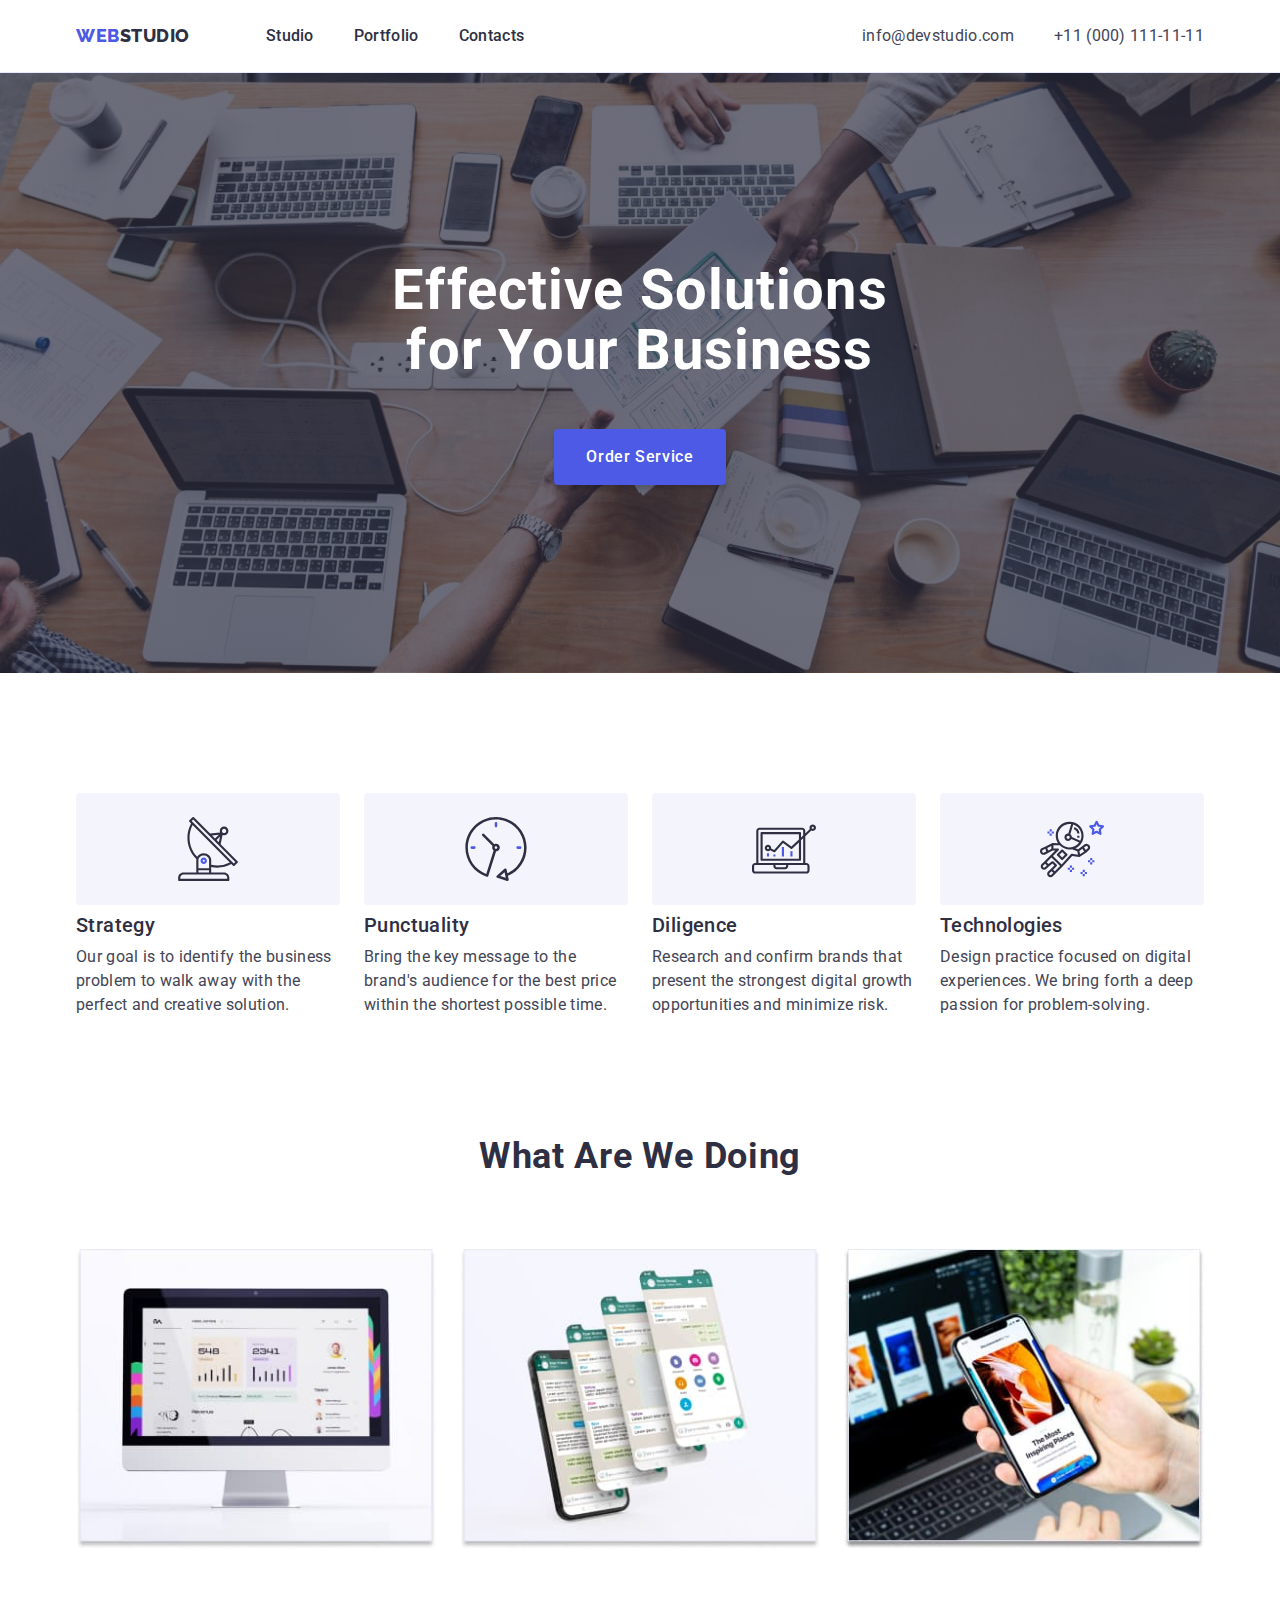
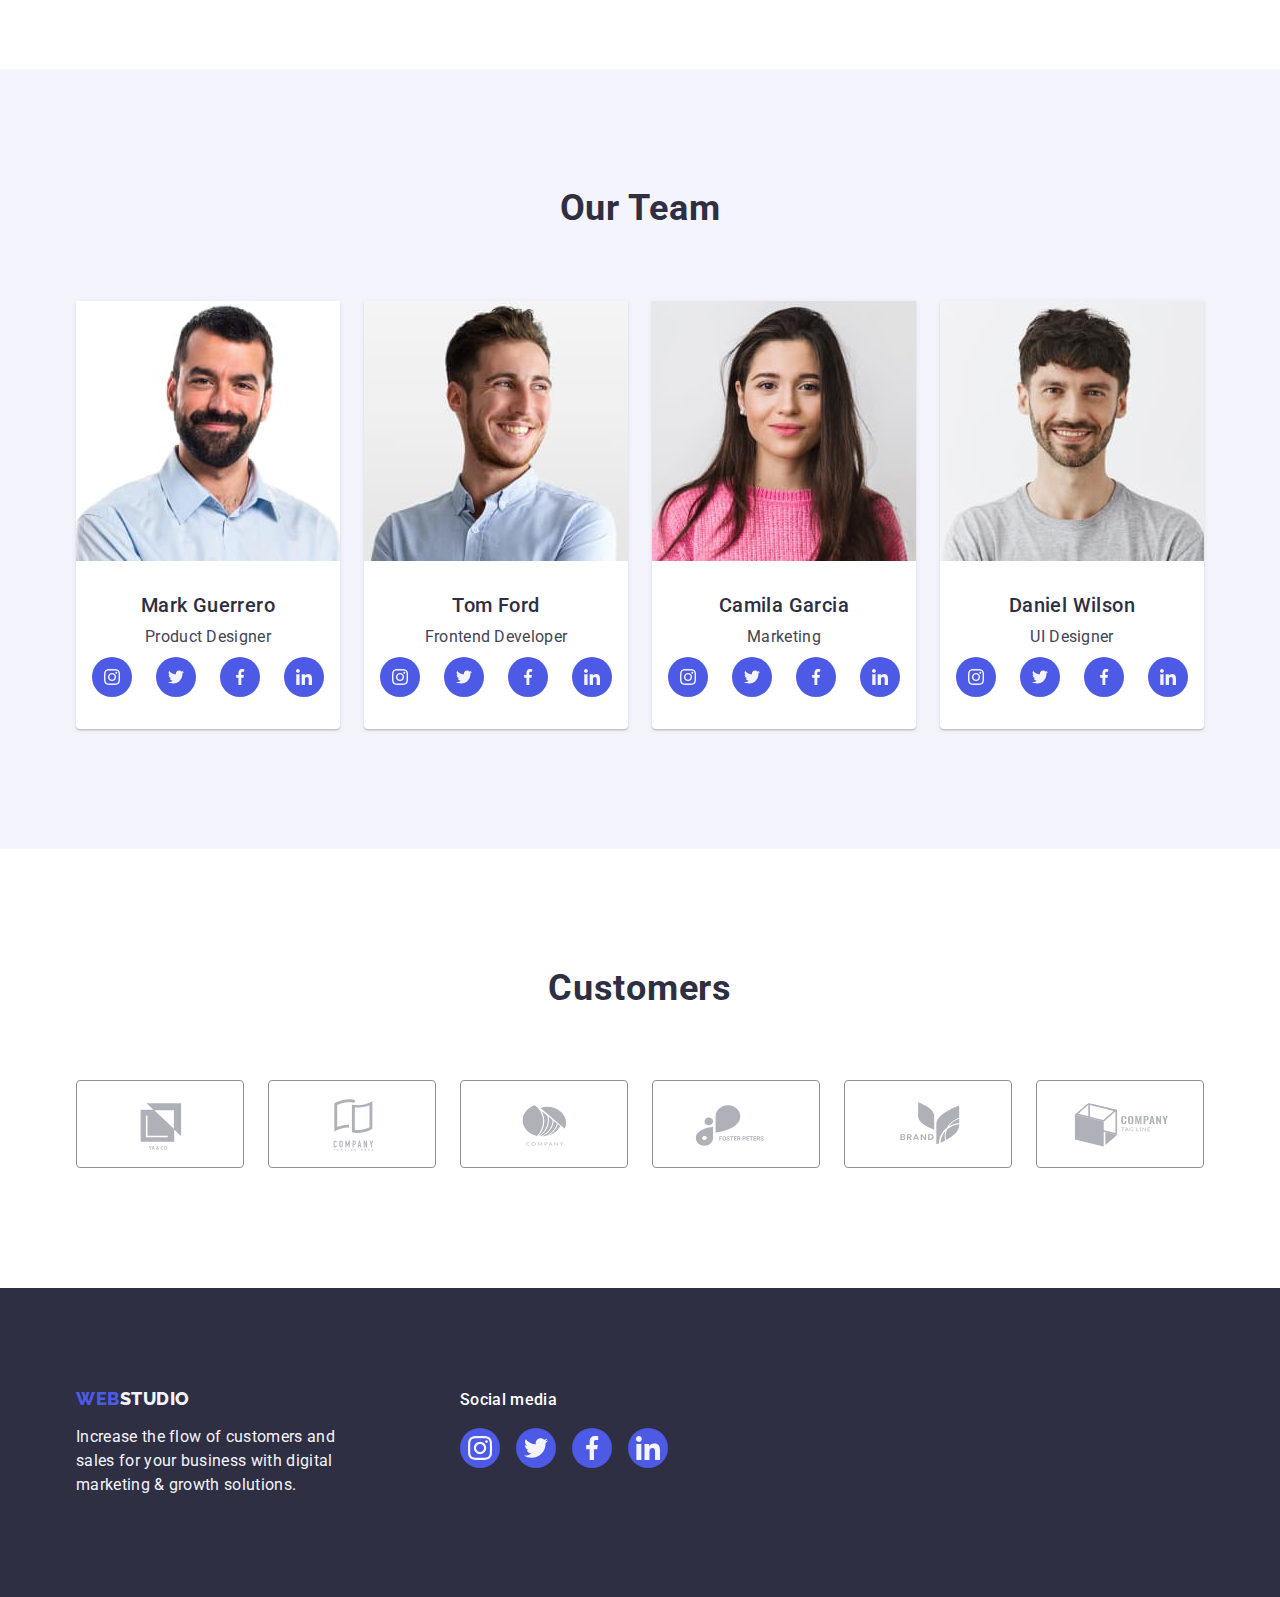
<file: index.html>
<!DOCTYPE html>
<html lang="en">
  <head>
    <meta charset="UTF-8" />
    <meta http-equiv="X-UA-Compatible" content="IE=edge" />
    <meta name="viewport" content="width=device-width, initial-scale=1.0" />
    <title>WebStudio</title>

    <link rel="preconnect" href="https://fonts.googleapis.com" />
    <link rel="preconnect" href="https://fonts.gstatic.com" crossorigin />
    <link rel="preconnect" href="https://fonts.googleapis.com" />
    <link rel="preconnect" href="https://fonts.gstatic.com" crossorigin />
    <link
      href="https://fonts.googleapis.com/css2?family=Raleway:wght@800&family=Roboto:wght@400;500;700;900&display=swap"
      rel="stylesheet"
    />
    <link
      rel="stylesheet"
      href="https://cdn.jsdelivr.net/npm/modern-normalize@1.1.0/modern-normalize.min.css"
    />
    <link rel="stylesheet" href="./css/styles.css" />
  </head>
  <body>
    <!-- Header -->
    <header class="header">
      <div class="container main-nav">
        <nav class="nav-list">
          <a class="logo link" href="./index.html"
            >Web<span class="logo-studio">Studio</span>
          </a>
          <ul class="navigation list">
            <li class="item"><a class="link" href="./index.html">Studio</a></li>
            <li class="item">
              <a class="link" href="./portfolio.html">Portfolio</a>
            </li>
            <li class="item"><a class="link" href="">Contacts</a></li>
          </ul>
        </nav>
        <address class="address">
          <ul class="list">
            <li>
              <a class="address-item link" href="mailto:info@devstudio.com"
                >info@devstudio.com</a
              >
            </li>

            <li>
              <a class="address-item link" href="tel:+110001111111"
                >+11 (000) 111-11-11</a
              >
            </li>
          </ul>
        </address>
      </div>
    </header>
    <!-- Main content -->
    <main>
      <!-- Hero image -->
      <section class="hero">
        <div class="container">
          <h1 class="hero-title">Effective Solutions for Your Business</h1>
          <button class="hero-button" type="button">Order Service</button>
        </div>
      </section>
      <!-- Section 1 -->
      <section class="advantages">
        <div class="container">
          <h2 class="title-two visually-hidden">Our advantages</h2>
          <ul class="list">
            <li class="advantages-item">
              <div class="advantages-wrapper">
                <svg width="64" height="64" class="icon-advantages">
                  <use
                    class="antenna"
                    href="./images/icon.svg#icon-antenna"
                  ></use>
                </svg>
              </div>
              <h3 class="title-three">Strategy</h3>
              <p class="item">
                Our goal is to identify the business problem to walk away with
                the perfect and creative solution.
              </p>
            </li>
            <li class="advantages-item">
              <div class="advantages-wrapper">
                <svg width="64" height="64" class="icon-advantages">
                  <use
                    class="antenna"
                    href="./images/icon.svg#icon-clock"
                  ></use>
                </svg>
              </div>

              <h3 class="title-three">Punctuality</h3>
              <p class="item">
                Bring the key message to the brand's audience for the best price
                within the shortest possible time.
              </p>
            </li>
            <li class="advantages-item">
              <div class="advantages-wrapper">
                <svg width="64" height="64" class="icon-advantages">
                  <use
                    class="antenna"
                    href="./images/icon.svg#icon-diagram"
                  ></use>
                </svg>
              </div>

              <h3 class="title-three">Diligence</h3>
              <p class="item">
                Research and confirm brands that present the strongest digital
                growth opportunities and minimize risk.
              </p>
            </li>
            <li class="advantages-item">
              <div class="advantages-wrapper">
                <svg width="64" height="64" class="icon-advantages">
                  <use
                    class="antenna"
                    href="./images/icon.svg#icon-astronaut"
                  ></use>
                </svg>
              </div>
              <h3 class="title-three">Technologies</h3>
              <p class="item">
                Design practice focused on digital experiences. We bring forth a
                deep passion for problem-solving.
              </p>
            </li>
          </ul>
        </div>
      </section>
      <!-- Section 2 -->
      <section class="our-works">
        <div class="container">
          <h2 class="title-two">What are we doing</h2>
          <ul class="list">
            <li class="works-icon">
              <img
                src="./images/img1.jpg"
                alt="Computer with website"
                width="360"
                height="300"
              />
            </li>
            <li class="works-icon">
              <img
                src="./images/img2.jpg"
                alt="The Telegram application is open in the phone"
                width="360"
                height="300"
              />
            </li>
            <li class="works-icon">
              <img
                src="./images/img3.jpg"
                alt="Phone and laptop"
                width="360"
                height="300"
              />
            </li>
          </ul>
        </div>
      </section>
      <!-- Section 3-->
      <section class="team">
        <div class="container">
          <h2 class="title-two">Our Team</h2>
          <ul class="list">
            <li class="team-icon">
              <img
                src="./images/4.jpg"
                alt="Employee"
                width="264"
                height="260"
              />
              <div class="container-team">
                <h3 class="title-three">Mark Guerrero</h3>
                <p class="item">Product Designer</p>
                <ul class="social-media list">
                  <li class="social-list">
                    <a
                      class="networks-link"
                      href="https://www.instagram.com/"
                      target="_blank"
                      rel="noopener noreferrer"
                    >
                      <svg width="16" height="16" class="link-icon">
                        <use href="./images/icon.svg#icon-instagram"></use>
                      </svg>
                    </a>
                  </li>
                  <li class="social-list">
                    <a
                      class="networks-link"
                      href="https://twitter.com/"
                      target="_blank"
                      rel="noopener noreferrer"
                    >
                      <svg width="16" height="16" class="link-icon">
                        <use href="./images/icon.svg#icon-twitter"></use>
                      </svg>
                    </a>
                  </li>
                  <li class="social-list">
                    <a
                      class="networks-link"
                      href="https://www.facebook.com/"
                      target="_blank"
                      rel="noopener noreferrer"
                    >
                      <svg width="16" height="16" class="link-icon">
                        <use href="./images/icon.svg#icon-facebook"></use>
                      </svg>
                    </a>
                  </li>
                  <li class="social-list">
                    <a
                      class="networks-link"
                      href="https://www.linkedin.com/"
                      target="_blank"
                      rel="noopener noreferrer"
                    >
                      <svg width="16" height="16" class="link-icon">
                        <use href="./images/icon.svg#icon-linkedin"></use>
                      </svg>
                    </a>
                  </li>
                </ul>
              </div>
            </li>

            <li class="team-icon">
              <img
                src="./images/5.jpg"
                alt="Employee"
                width="264"
                height="260"
              />
              <div class="container-team">
                <h3 class="title-three">Tom Ford</h3>
                <p class="item">Frontend Developer</p>
                <ul class="social-media list">
                  <li class="social-list">
                    <a
                      class="networks-link"
                      href="https://www.instagram.com/"
                      target="_blank"
                      rel="noopener noreferrer"
                    >
                      <svg width="16" height="16" class="link-icon">
                        <use href="./images/icon.svg#icon-instagram"></use>
                      </svg>
                    </a>
                  </li>
                  <li class="social-list">
                    <a
                      class="networks-link"
                      href="https://twitter.com/"
                      target="_blank"
                      rel="noopener noreferrer"
                    >
                      <svg width="16" height="16" class="link-icon">
                        <use href="./images/icon.svg#icon-twitter"></use>
                      </svg>
                    </a>
                  </li>
                  <li class="social-list">
                    <a
                      class="networks-link"
                      href="https://www.facebook.com/"
                      target="_blank"
                      rel="noopener noreferrer"
                    >
                      <svg width="16" height="16" class="link-icon">
                        <use href="./images/icon.svg#icon-facebook"></use>
                      </svg>
                    </a>
                  </li>
                  <li class="social-list">
                    <a
                      class="networks-link"
                      href="https://www.linkedin.com/"
                      target="_blank"
                      rel="noopener noreferrer"
                    >
                      <svg width="16" height="16" class="link-icon">
                        <use href="./images/icon.svg#icon-linkedin"></use>
                      </svg>
                    </a>
                  </li>
                </ul>
              </div>
            </li>
            <li class="team-icon">
              <img
                src="./images/6.jpg"
                alt="Employee"
                width="264"
                height="260"
              />
              <div class="container-team">
                <h3 class="title-three">Camila Garcia</h3>
                <p class="item">Marketing</p>
                <ul class="social-media list">
                  <li class="social-list">
                    <a
                      class="networks-link"
                      href="https://www.instagram.com/"
                      target="_blank"
                      rel="noopener noreferrer"
                    >
                      <svg width="16" height="16" class="link-icon">
                        <use href="./images/icon.svg#icon-instagram"></use>
                      </svg>
                    </a>
                  </li>
                  <li class="social-list">
                    <a
                      class="networks-link"
                      href="https://twitter.com/"
                      target="_blank"
                      rel="noopener noreferrer"
                    >
                      <svg width="16" height="16" class="link-icon">
                        <use href="./images/icon.svg#icon-twitter"></use>
                      </svg>
                    </a>
                  </li>
                  <li class="social-list">
                    <a
                      class="networks-link"
                      href="https://www.facebook.com/"
                      target="_blank"
                      rel="noopener noreferrer"
                    >
                      <svg width="16" height="16" class="link-icon">
                        <use href="./images/icon.svg#icon-facebook"></use>
                      </svg>
                    </a>
                  </li>
                  <li class="social-list">
                    <a
                      class="networks-link"
                      href="https://www.linkedin.com/"
                      target="_blank"
                      rel="noopener noreferrer"
                    >
                      <svg width="16" height="16" class="link-icon">
                        <use href="./images/icon.svg#icon-linkedin"></use>
                      </svg>
                    </a>
                  </li>
                </ul>
              </div>
            </li>
            <li class="team-icon">
              <img
                src="./images/7.jpg"
                alt="Employee"
                width="264"
                height="260"
              />
              <div class="container-team">
                <h3 class="title-three">Daniel Wilson</h3>
                <p class="item">UI Designer</p>
                <ul class="social-media list">
                  <li class="social-list">
                    <a
                      class="networks-link"
                      href="https://www.instagram.com/"
                      target="_blank"
                      rel="noopener noreferrer"
                    >
                      <svg width="16" height="16" class="link-icon">
                        <use href="./images/icon.svg#icon-instagram"></use>
                      </svg>
                    </a>
                  </li>
                  <li class="social-list">
                    <a
                      class="networks-link"
                      href="https://twitter.com/"
                      target="_blank"
                      rel="noopener noreferrer"
                    >
                      <svg width="16" height="16" class="link-icon">
                        <use href="./images/icon.svg#icon-twitter"></use>
                      </svg>
                    </a>
                  </li>
                  <li class="social-list">
                    <a
                      class="networks-link"
                      href="https://www.facebook.com/"
                      target="_blank"
                      rel="noopener noreferrer"
                    >
                      <svg width="16" height="16" class="link-icon">
                        <use href="./images/icon.svg#icon-facebook"></use>
                      </svg>
                    </a>
                  </li>
                  <li class="social-list">
                    <a
                      class="networks-link"
                      href="https://www.linkedin.com/"
                      target="_blank"
                      rel="noopener noreferrer"
                    >
                      <svg width="16" height="16" class="link-icon">
                        <use href="./images/icon.svg#icon-linkedin"></use>
                      </svg>
                    </a>
                  </li>
                </ul>
              </div>
            </li>
          </ul>
        </div>
      </section>
      <!-- Section 4 -->
      <section class="customers">
        <div class="container">
          <h2 class="title-two">Customers</h2>
          <ul class="list-customers list">
            <li class="customers-item">
              <a class="customers-link" href="">
                <svg width="104" height="56" class="customers-icon">
                  <use href="./images/icon.svg#icon-Logo-1"></use>
                </svg>
              </a>
            </li>
            <li class="customers-item">
              <a class="customers-link" href="">
                <svg width="104" height="56" class="customers-icon">
                  <use href="./images/icon.svg#icon-Logo-2"></use>
                </svg>
              </a>
            </li>
            <li class="customers-item">
              <a class="customers-link" href="">
                <svg width="104" height="56" class="customers-icon">
                  <use href="./images/icon.svg#icon-Logo-3"></use>
                </svg>
              </a>
            </li>
            <li class="customers-item">
              <a class="customers-link" href="">
                <svg width="104" height="56" class="customers-icon">
                  <use href="./images/icon.svg#icon-Logo-4"></use>
                </svg>
              </a>
            </li>
            <li class="customers-item">
              <a class="customers-link" href="">
                <svg width="104" height="56" class="customers-icon">
                  <use href="./images/icon.svg#icon-Logo-5"></use>
                </svg>
              </a>
            </li>
            <li class="customers-item">
              <a class="customers-link" href="">
                <svg width="104" height="56" class="customers-icon">
                  <use href="./images/icon.svg#icon-Logo-6"></use>
                </svg>
              </a>
            </li>
          </ul>
        </div>
      </section>
    </main>
    <!-- Footer -->
    <footer class="footer">
      <div class="footer-container container">
        <div class="second-footer-container">
          <a class="logo link" href="./index.html"
            >Web<span class="footer-logo">Studio</span>
          </a>
          <p class="footer-text">
            Increase the flow of customers and sales for your business with
            digital marketing &#38; growth solutions.
          </p>
        </div>

        <div class="social-media-container">
          <p class="title-social-media">Social media</p>
          <ul class="social-media list">
            <li class="social-list">
              <a
                class="networks-link footer-link"
                href="https://www.instagram.com/"
                target="_blank"
                rel="noopener noreferrer"
              >
                <svg width="24" height="24" class="link-icon">
                  <use href="./images/icon.svg#icon-instagram"></use>
                </svg>
              </a>
            </li>
            <li class="social-list">
              <a
                class="networks-link footer-link"
                href="https://twitter.com/"
                target="_blank"
                rel="noopener noreferrer"
              >
                <svg width="24" height="24" class="link-icon">
                  <use href="./images/icon.svg#icon-twitter"></use>
                </svg>
              </a>
            </li>
            <li class="social-list">
              <a
                class="networks-link footer-link"
                href="https://www.facebook.com/"
                target="_blank"
                rel="noopener noreferrer"
              >
                <svg width="24" height="24" class="link-icon">
                  <use href="./images/icon.svg#icon-facebook"></use>
                </svg>
              </a>
            </li>
            <li class="social-list">
              <a
                class="networks-link footer-link"
                href="https://www.linkedin.com/"
                target="_blank"
                rel="noopener noreferrer"
              >
                <svg width="24" height="24" class="link-icon">
                  <use href="./images/icon.svg#icon-linkedin"></use>
                </svg>
              </a>
            </li>
          </ul>
        </div>
      </div>
    </footer>
  </body>
</html>
</file>
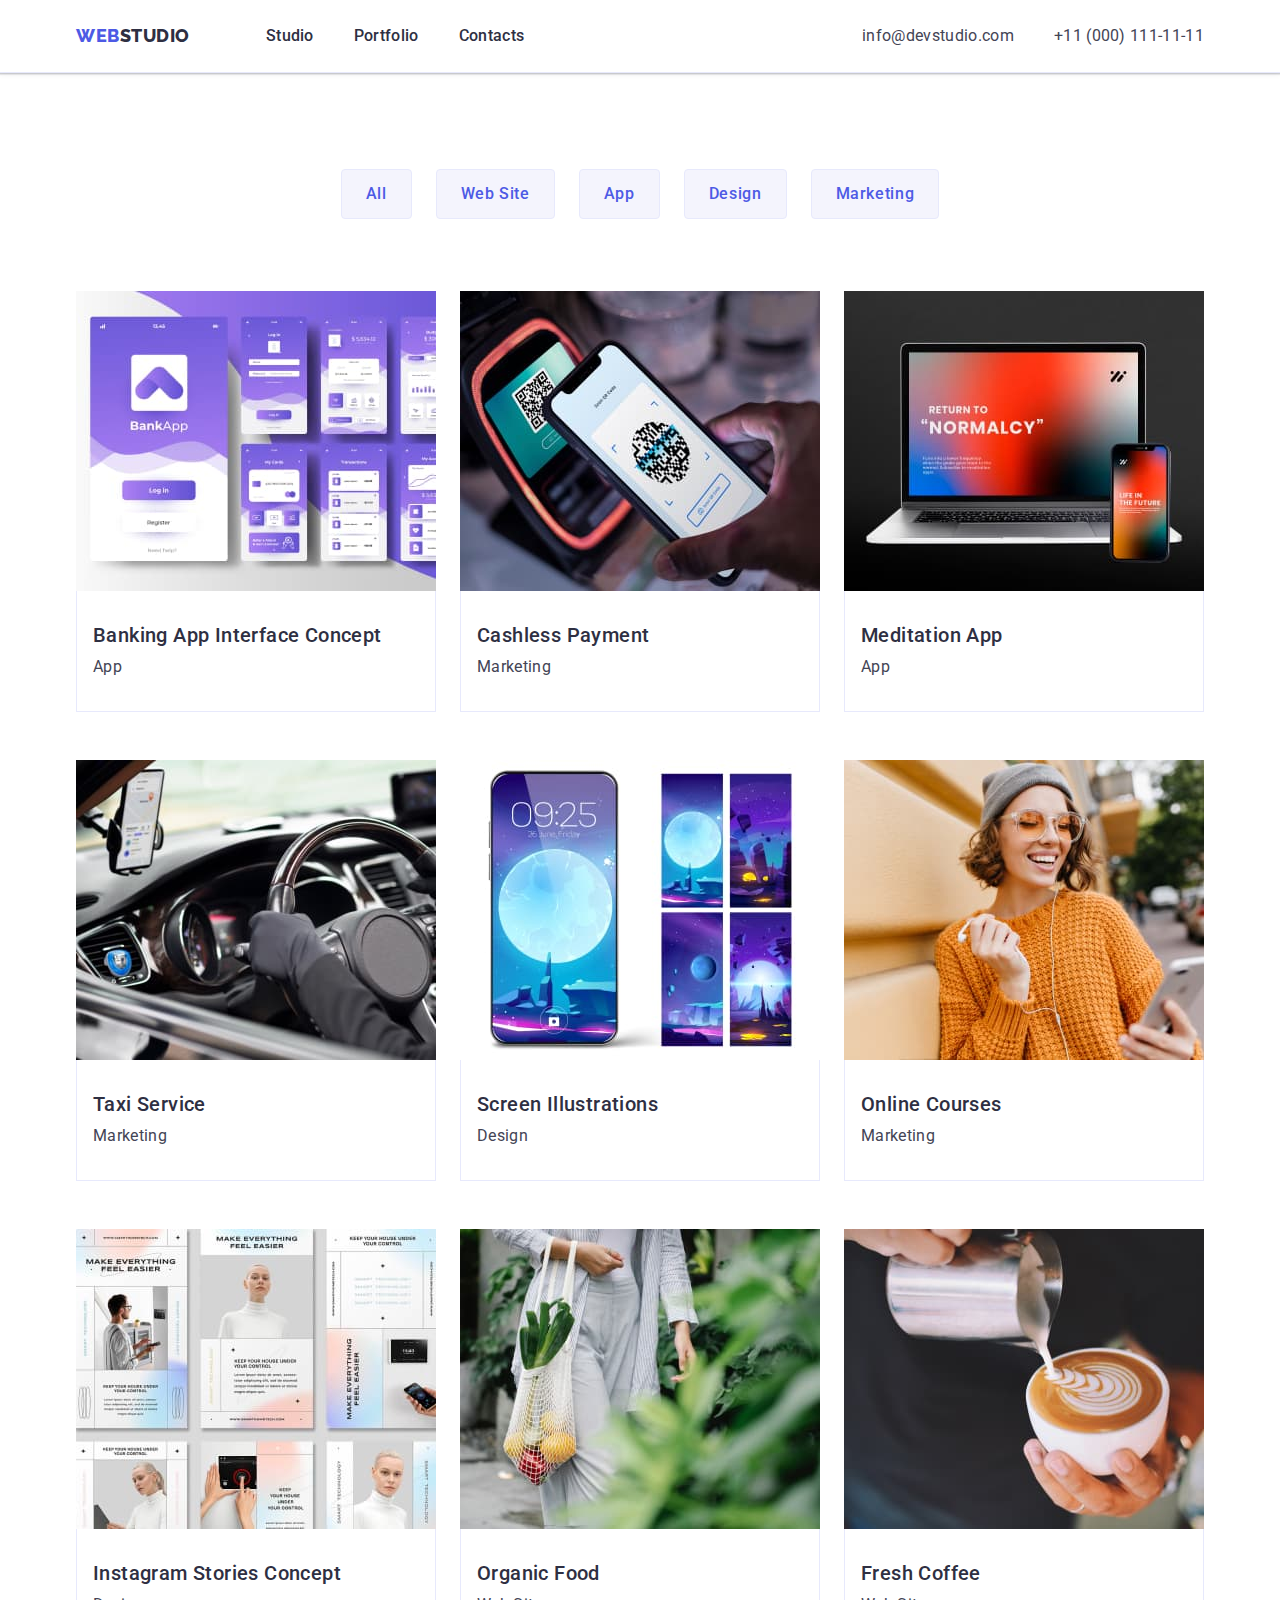
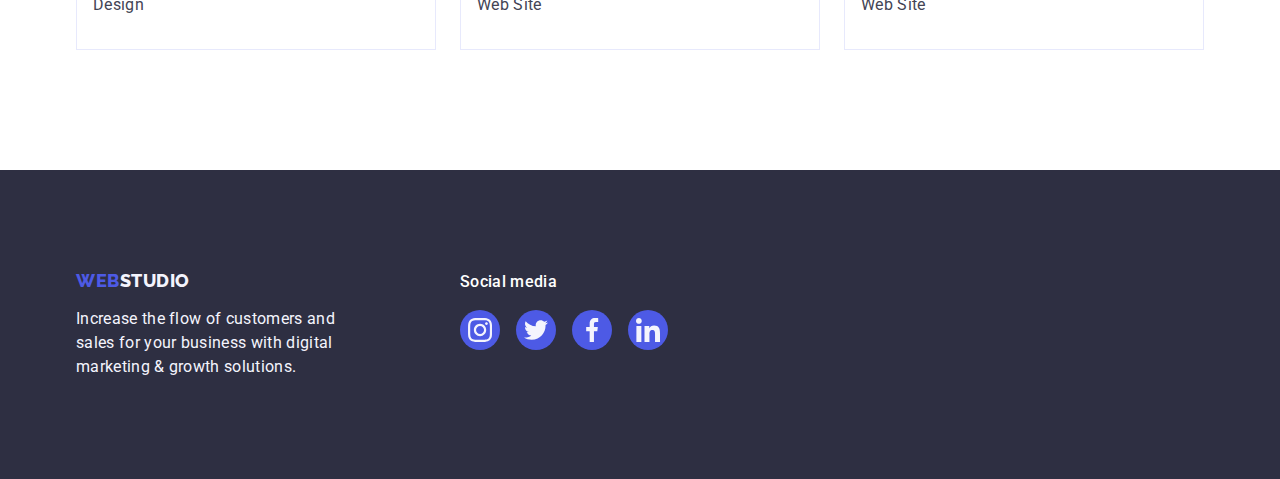
<file: portfolio.html>
<!DOCTYPE html>
<html lang="en">
  <head>
    <meta charset="UTF-8" />
    <meta http-equiv="X-UA-Compatible" content="IE=edge" />
    <meta name="viewport" content="width=device-width, initial-scale=1.0" />
    <title>Portfolio</title>

    <link rel="preconnect" href="https://fonts.googleapis.com" />
    <link rel="preconnect" href="https://fonts.gstatic.com" crossorigin />
    <link rel="preconnect" href="https://fonts.googleapis.com" />
    <link rel="preconnect" href="https://fonts.gstatic.com" crossorigin />
    <link
      href="https://fonts.googleapis.com/css2?family=Raleway:wght@800&family=Roboto:wght@400;500;700;900&display=swap"
      rel="stylesheet"
    />
    <link
      rel="stylesheet"
      href="https://cdn.jsdelivr.net/npm/modern-normalize@1.1.0/modern-normalize.min.css"
    />
    <link rel="stylesheet" href="./css/styles.css" />
  </head>
  <body>
    <!-- Header -->
    <header class="header">
      <div class="container main-nav">
        <nav class="nav-list">
          <a class="logo link" href="./index.html"
            >Web<span class="logo-studio">Studio</span>
          </a>
          <ul class="navigation list">
            <li class="item"><a class="link" href="./index.html">Studio</a></li>
            <li class="item">
              <a class="link" href="./portfolio.html">Portfolio</a>
            </li>
            <li class="item"><a class="link" href="">Contacts</a></li>
          </ul>
        </nav>
        <address class="address">
          <ul class="list">
            <li>
              <a class="address-item link" href="mailto:info@devstudio.com"
                >info@devstudio.com</a
              >
            </li>

            <li>
              <a class="address-item link" href="tel:+110001111111"
                >+11 (000) 111-11-11</a
              >
            </li>
          </ul>
        </address>
      </div>
    </header>
    <!-- Main content -->
    <main>
      <section class="portfolio">
        <div class="container">
          <h1 class="visually-hidden">Portfolio</h1>
          <ul class="portfolio-filter list">
            <li class="btn-item">
              <button class="filter-btn" type="button">All</button>
            </li>
            <li class="btn-item">
              <button class="filter-btn" type="button">Web Site</button>
            </li>
            <li class="btn-item">
              <button class="filter-btn" type="button">App</button>
            </li>
            <li class="btn-item">
              <button class="filter-btn" type="button">Design</button>
            </li>
            <li class="btn-item">
              <button class="filter-btn" type="button">Marketing</button>
            </li>
          </ul>
          <ul class="portfolio-list list">
            <li class="portfolio-icon">
              <a class="portfolio-link link" href="">
                <img
                  src="./images/portfolio/img-1.jpg"
                  alt="Banking App Interface Concept"
                  width="360"
                  height="300"
                />
                <div class="description">
                  <h2 class="portfolio-title">Banking App Interface Concept</h2>
                  <p class="portfolio-item">App</p>
                </div>
              </a>
            </li>
            <li class="portfolio-icon">
              <a class="portfolio-link link" href="">
                <img
                  src="./images/portfolio/img-2.jpg"
                  alt="Cashless Payment"
                  width="360"
                  height="300"
                />
                <div class="description">
                  <h2 class="portfolio-title">Cashless Payment</h2>
                  <p class="portfolio-item">Marketing</p>
                </div>
              </a>
            </li>
            <li class="portfolio-icon">
              <a class="portfolio-link link" href="">
                <img
                  src="./images/portfolio/img-3.jpg"
                  alt="Meditation App"
                  width="360"
                  height="300"
                />
                <div class="description">
                  <h2 class="portfolio-title">Meditation App</h2>
                  <p class="portfolio-item">App</p>
                </div>
              </a>
            </li>
            <li class="portfolio-icon">
              <a class="portfolio-link link" href="">
                <img
                  src="./images/portfolio/img-4.jpg"
                  alt="Taxi Service"
                  width="360"
                  height="300"
                />
                <div class="description">
                  <h2 class="portfolio-title">Taxi Service</h2>
                  <p class="portfolio-item">Marketing</p>
                </div>
              </a>
            </li>
            <li class="portfolio-icon">
              <a class="portfolio-link link" href="">
                <img
                  src="./images/portfolio/img-5.jpg"
                  alt="Screen Illustrations"
                  width="360"
                  height="300"
                />
                <div class="description">
                  <h2 class="portfolio-title">Screen Illustrations</h2>
                  <p class="portfolio-item">Design</p>
                </div>
              </a>
            </li>
            <li class="portfolio-icon">
              <a class="portfolio-link link" href="">
                <img
                  src="./images/portfolio/img-6.jpg"
                  alt="Online Courses"
                  width="360"
                  height="300"
                />
                <div class="description">
                  <h2 class="portfolio-title">Online Courses</h2>
                  <p class="portfolio-item">Marketing</p>
                </div>
              </a>
            </li>
            <li class="portfolio-icon">
              <a class="portfolio-link link" href="">
                <img
                  src="./images/portfolio/img-7.jpg"
                  alt="Instagram Stories Concept"
                  width="360"
                  height="300"
                />
                <div class="description">
                  <h2 class="portfolio-title">Instagram Stories Concept</h2>
                  <p class="portfolio-item">Design</p>
                </div>
              </a>
            </li>
            <li class="portfolio-icon">
              <a class="portfolio-link link" href="">
                <img
                  src="./images/portfolio/img-8.jpg"
                  alt="Organic Food"
                  width="360"
                  height="300"
                />
                <div class="description">
                  <h2 class="portfolio-title">Organic Food</h2>
                  <p class="portfolio-item">Web Site</p>
                </div>
              </a>
            </li>
            <li class="portfolio-icon">
              <a class="portfolio-link link" href="">
                <img
                  src="./images/portfolio/img-9.jpg"
                  alt="Fresh Coffee"
                  width="360"
                  height="300"
                />
                <div class="description">
                  <h2 class="portfolio-title">Fresh Coffee</h2>
                  <p class="portfolio-item">Web Site</p>
                </div>
              </a>
            </li>
          </ul>
        </div>
      </section>
    </main>
    <!-- Footer -->
    <footer class="footer">
      <div class="footer-container container">
        <div class="second-footer-container">
          <a class="logo link" href="./index.html"
            >Web<span class="footer-logo">Studio</span>
          </a>
          <p class="footer-text">
            Increase the flow of customers and sales for your business with
            digital marketing &#38; growth solutions.
          </p>
        </div>

        <div class="social-media-container">
          <p class="title-social-media">Social media</p>
          <ul class="social-media list">
            <li class="social-list">
              <a
                class="networks-link footer-link"
                href="https://www.instagram.com/"
                target="_blank"
                rel="noopener noreferrer"
              >
                <svg width="24px" height="24px" class="link-icon">
                  <use href="./images/icon.svg#icon-instagram"></use>
                </svg>
              </a>
            </li>
            <li class="social-list">
              <a
                class="networks-link footer-link"
                href="https://twitter.com/"
                target="_blank"
                rel="noopener noreferrer"
              >
                <svg width="24px" height="24px" class="link-icon">
                  <use href="./images/icon.svg#icon-twitter"></use>
                </svg>
              </a>
            </li>
            <li class="social-list">
              <a
                class="networks-link footer-link"
                href="https://www.facebook.com/"
                target="_blank"
                rel="noopener noreferrer"
              >
                <svg width="24px" height="24px" class="link-icon">
                  <use href="./images/icon.svg#icon-facebook"></use>
                </svg>
              </a>
            </li>
            <li class="social-list">
              <a
                class="networks-link footer-link"
                href="https://www.linkedin.com/"
                target="_blank"
                rel="noopener noreferrer"
              >
                <svg width="24px" height="24px" class="link-icon">
                  <use href="./images/icon.svg#icon-linkedin"></use>
                </svg>
              </a>
            </li>
          </ul>
        </div>
      </div>
    </footer>
  </body>
</html>
</file>
<file: css/styles.css>
*,
*::before,
*::after {
  box-sizing: border-box;
}
:root {
  --iris: #4d5ae5;
  --ocean: #404bbf;
  --navy-blue: #2e2f42;
  --green: #31d0aa;
  --slate: #434455;
  --light-slate: #8e8f99;
  --cornflower: #e7e9fc;
  --cloud: #f4f4fd;
  --navy-blue-modal: #2e2f42;
  --grey: #2e2f42;
  --white: #ffffff;
  --dairy: #fcfcfc;
  --border: #e7e9fc;
  --icons-customers: #afb1b8;
}
/* General */
body {
  font-family: 'Roboto', sans-serif;
  color: var(--slate);
  letter-spacing: 0.02em;
  background-color: var(--white);
}
.visually-hidden {
  position: absolute;
  width: 1px;
  height: 1px;
  margin: -1px;
  border: 0;
  padding: 0;
  white-space: nowrap;
  clip-path: inset(100%);
  clip: rect(0 0 0 0);
  overflow: hidden;
}
.title-two {
  font-size: 36px;
  line-height: 1.11;
  color: var(--navy-blue);
  text-align: center;
  text-transform: capitalize;
  letter-spacing: 0.02em;
}
.title-three {
  font-weight: 500;
  font-size: 20px;
  line-height: 1.2;
  color: var(--navy-blue);
  letter-spacing: 0.02em;
}
.item {
  font-size: 16px;
  line-height: 1.5;
}
.container {
  margin-left: auto;
  margin-right: auto;
  width: 1158px;
  padding-left: 15px;
  padding-right: 15px;
}

/**
  |============================
  | Reset
  |============================
*/

.list {
  list-style: none;
  display: block;
}
.link {
  text-decoration: none;
  display: block;
}
img {
  display: block;
}
h1,
h2,
h3,
p,
ul {
  margin: 0;
  padding: 0;
}

/* Header */
.header {
  border-bottom: 1px solid var(--border);
  box-shadow: 0px 2px 1px rgba(46, 47, 66, 0.08),
    0px 1px 1px rgba(46, 47, 66, 0.16), 0px 1px 6px rgba(46, 47, 66, 0.08);
}

.logo {
  display: inline-block;
  font-family: 'Raleway', sans-serif;
  font-weight: 800;
  font-size: 18px;
  line-height: 1.17;
  letter-spacing: 0.03em;
  text-transform: uppercase;
  color: var(--iris);
}
.logo-studio {
  color: var(--navy-blue);
}
.nav-list .logo {
  margin-right: 76px;
}
.navigation {
  display: flex;
  gap: 40px;
}

.navigation a {
  padding: 24px 0;
  font-weight: 500;
  font-size: 16px;
  line-height: 1.5;
  color: var(--navy-blue);
}
.address {
  font-style: normal;
}
.address > .list {
  display: flex;
}
.address-item {
  font-size: 16px;
  line-height: 1.5;
  color: var(--slate);
}
.address .list {
  gap: 40px;
}
.main-nav {
  display: flex;
  align-items: center;
}
.nav-list {
  display: flex;
  align-items: center;
  margin-right: auto;
}
/* Main page */

/* Hero */
.hero {
  padding: 188px 0;
  max-width: 1440px;
  margin-left: auto;
  margin-right: auto;
  text-align: center;
  background-color: var(--navy-blue);
  background-image: linear-gradient(
      rgba(46, 47, 66, 0.7),
      rgba(46, 47, 66, 0.7)
    ),
    url(../images/hero/hero-bg.jpg);
  background-repeat: no-repeat;
  background-position: center;
  background-size: cover;
}
.hero-title {
  margin-left: auto;
  margin-right: auto;
  margin-bottom: 48px;
  max-width: 496px;

  color: var(--white);
  font-size: 56px;
  line-height: 1.07;
  font-style: normal;
  text-align: center;
  letter-spacing: 0.02em;
}
.hero-button {
  min-width: 169px;
  height: 56px;
  padding: 16px 32px;
  display: block;
  border: none;
  margin-left: auto;
  margin-right: auto;

  font-family: 'Roboto', sans-serif;
  background: var(--iris);
  font-weight: 500;
  color: var(--white);
  font-size: 16px;
  line-height: 1.5;
  cursor: pointer;
  letter-spacing: 0.04em;

  box-shadow: 0px 4px 4px rgba(0, 0, 0, 0.15);
  border-radius: 4px;
}
/* Active */
.hero button:hover,
.hero button:focus {
  background-color: var(--ocean);
}
.navigation a:hover,
.navigation a:focus,
.address a:hover,
.address a:focus {
  color: var(--ocean);
}
/* Section 1 */
.advantages {
  padding: 120px 0;
}
.advantages .title-three {
  padding-left: 0;
  margin-bottom: 8px;
}
.advantages ul {
  display: flex;
  flex-wrap: wrap;
  gap: 24px;
}
.advantages-wrapper {
  display: flex;
  margin-bottom: 8px;
  align-items: center;
  justify-content: center;
  height: 112px;

  background-color: var(--cloud);
  border-radius: 4px;
}
.advantages-item {
  width: calc((100% - 3 * 24px) / 4);
}

/* Section 2 */
.our-works {
  padding-bottom: 120px;
}
.our-works .title-two {
  margin-bottom: 72px;
}
.our-works ul {
  display: flex;
  flex-wrap: wrap;
  gap: 24px;
}
.works-icon {
  width: calc((100% - 2 * 24px) / 3);
}

/* Section 3 */
.team {
  background-color: var(--cloud);
  padding: 120px 0;
}
.team .title-two {
  margin-bottom: 72px;
}
.team ul {
  display: flex;
  flex-wrap: wrap;
  gap: 24px;
}

.team-icon {
  width: calc((100% - 3 * 24px) / 4);
  background-color: var(--white);
  box-shadow: 0px 1px 6px rgba(46, 47, 66, 0.08),
    0px 1px 1px rgba(46, 47, 66, 0.16), 0px 2px 1px rgba(46, 47, 66, 0.08);
  border-radius: 0px 0px 4px 4px;
}

.team-icon .title-three {
  text-align: center;
  margin-bottom: 8px;
}
.team-icon .item {
  text-align: center;
}
.container-team {
  padding: 32px 0;
}
/**
  |============================
  | Social networks
  |============================
*/
.social-media {
  margin-top: 8px;
  justify-content: center;
}
.social-list {
  width: 40px;
  height: 40px;
}
.networks-link {
  width: 100%;
  height: 100%;
  display: flex;
  justify-content: center;
  align-items: center;
  background-color: var(--iris);
  border-radius: 50%;
}
.networks-link:hover,
.networks-link:focus {
  background-color: var(--ocean);
}
.link-icon {
  fill: var(--cloud);
}
/* Section 4 */
.customers {
  padding: 120px 0;
}
.customers .title-two {
  margin-bottom: 72px;
  line-height: 1.1;
}
.list-customers {
  display: flex;
  gap: 24px;
  align-items: center;
}
.customers-item {
  width: calc((100% - 120px) / 6);
  height: 88px;
}
.customers-link {
  padding: 16px 32px;
  display: flex;
  height: 100%;
  width: 100%;
  justify-content: center;
  align-items: center;
  color: var(--icons-customers);
  border: 1px solid var(--light-slate);
  border-radius: 4px;
}
.customers-icon {
  fill: currentColor;
}
.customers-link:hover,
.customers-link:focus {
  border: 1px solid var(--ocean);
  color: var(--ocean);
}

.customers-icon:hover,
.customers-icon:focus {
  fill: currentColor;
}

/* Footer */
.footer {
  background-color: var(--navy-blue);
  padding: 100px 0;
}
.footer .logo {
  display: inline-block;
  margin-bottom: 16px;
}
.footer .footer-logo,
.footer-text {
  color: var(--cloud);
}

.footer-text {
  width: 264px;
  font-size: 16px;
  line-height: 1.5;
}
.title-social-media {
  margin-bottom: 16px;
  font-weight: 500;
  font-size: 16px;
  line-height: 1.5;
  color: var(--white);
  letter-spacing: 0.02em;
}
.footer .social-media {
  display: flex;
  gap: 16px;
}
.footer .footer-container {
  display: flex;
  gap: 120px;
  align-items: baseline;
}

.footer-link:hover,
.footer-link:focus {
  background-color: var(--green);
}

/**
  |============================
  | Portfolio
  |============================
*/

.portfolio {
  padding: 96px 0 120px 0;
}
/* Filter */
.filter-btn {
  padding: 12px 24px;
  min-width: 69px;

  font-family: 'Roboto', sans-serif;
  background-color: var(--cloud);
  font-weight: 500;
  color: var(--iris);
  font-size: 16px;
  line-height: 1.5;
  cursor: pointer;
  letter-spacing: 0.04em;

  border: 1px solid var(--border);
  border-radius: 4px;
}
.filter-btn:hover,
.filter-btn:focus {
  background-color: var(--ocean);
  color: var(--white);
  border: 1px solid transparent;
  box-shadow: 0px 3px 1px rgba(0, 0, 0, 0.1), 0px 2px 1px rgba(0, 0, 0, 0.08),
    0px 2px 2px rgba(0, 0, 0, 0.12);
}

.portfolio-filter {
  display: flex;
  justify-content: center;
  gap: 24px;
  margin-bottom: 72px;
}
/* Portfolio list */
.portfolio-list {
  display: flex;
  flex-wrap: wrap;

  column-gap: 24px;
  row-gap: 48px;
}
.portfolio-icon {
  width: calc((100% - 48px) / 3);
}
.portfolio-title {
  margin-bottom: 8px;

  font-weight: 500;
  font-size: 20px;
  line-height: 1.2;
  color: var(--navy-blue);
  letter-spacing: 0.02em;
}
.portfolio-item {
  font-size: 16px;
  line-height: 1.5;
  letter-spacing: 0.02em;
  color: var(--slate);
}
.description {
  padding: 32px 16px;
  border-left: 1px solid var(--border);
  border-bottom: 1px solid var(--border);
  border-right: 1px solid var(--border);
}
.portfolio-link:hover,
.portfolio-link:focus {
  box-shadow: 0px 1px 6px rgba(46, 47, 66, 0.08),
    0px 1px 1px rgba(46, 47, 66, 0.16), 0px 2px 1px rgba(46, 47, 66, 0.08);
}
</file>
